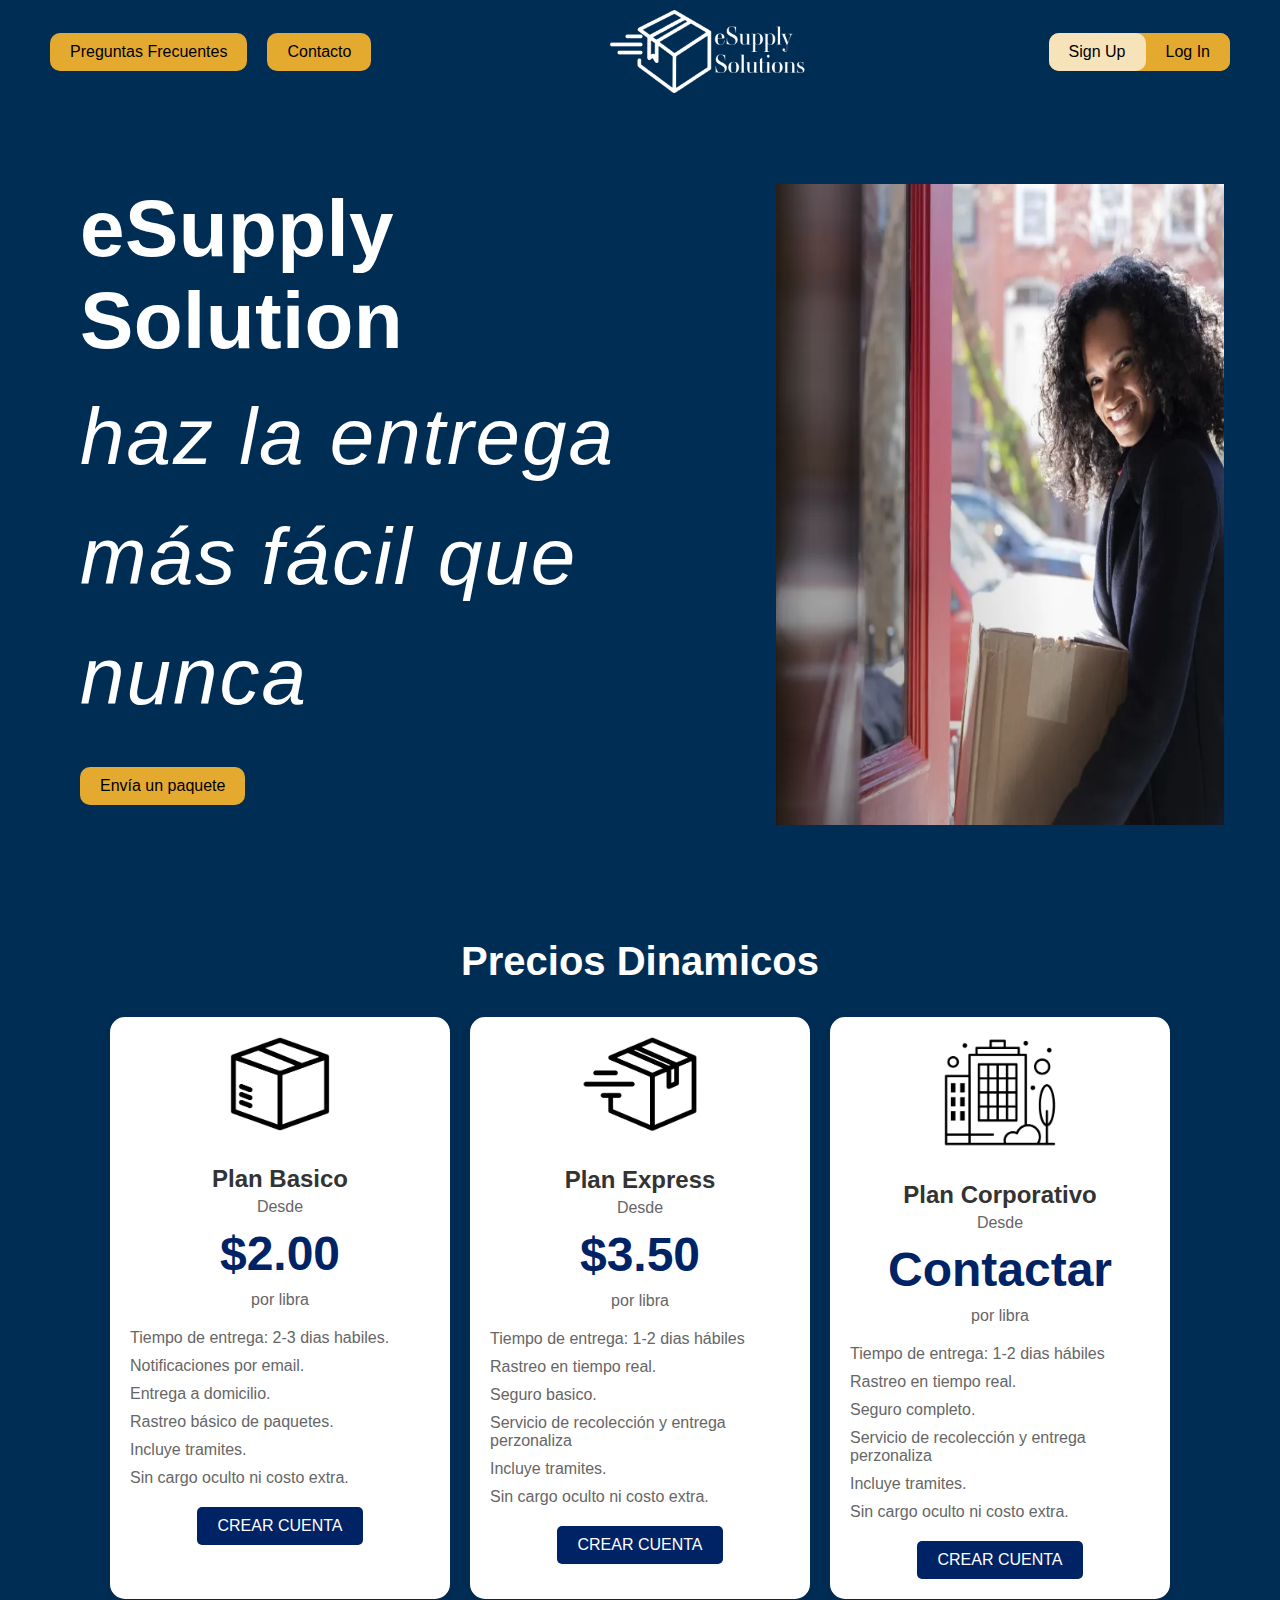
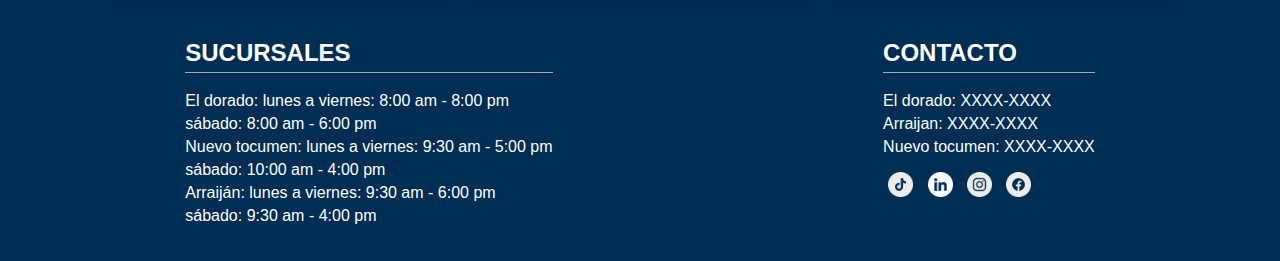
<file: src/main/webapp/Index.html>
<!DOCTYPE html>
<html lang="es">
<head>
    <meta charset="UTF-8"/>
    <meta name="viewport" content="width=device-width, initial-scale=1.0"/>
    <title>eSupply Solutions</title>
    <link rel="stylesheet" href="styles.css"/>
</head>
<body>
<header class="header">
    <nav>
        <ul class="nav-links">
            <li><a href="Preguntas_Frecuentes.html" class="nav-link">Preguntas Frecuentes</a></li>
            <li><a href="Integrantes.html" class="nav-link">Contacto</a></li>
        </ul>
    </nav>
    <div class="logo">
        <img src="img/Logo.png"
             alt="eSupply Solutions Logo"
        />
    </div>
    <nav>
        <ul class="np-links">
            <li><a href="Register.html" class="nav-link" id="SignUp">Sign Up</a></li>
            <li><a href="Login.html" class="nav-link" id="LogIn">Log In</a></li>
        </ul>
    </nav>
</header>
<main>
    <div class="eslogan">
        <div class="content">
            <h1 class="supply">eSupply Solution</h1>
            <p class="tagline">haz la entrega más fácil que nunca</p>
            <a href="Login.html" class="Enviar_Paquete">Envía un paquete</a>
        </div>
        <div class="image">
            <img
                    src="img/Mujer sonriendo con un paquete.webp"
                    alt="Mujer sonriendo con un paquete"
            />
        </div>
    </div>

    <h2 class="Cartas_Planes">Precios Dinamicos</h2>
    <div id="card-section">
        <div class="container">
            <div class="card">
                <div class="icon">
                    <img src="img/Plan_Basico.png" alt="Plane Icon">
                </div>
                <h2>Plan Basico</h2>
                <p>Desde</p>
                <h1>$2.00</h1>
                <p>por libra</p>
                <ul>
                    <li>Tiempo de entrega: 2-3 dias habiles.</li>
                    <li>Notificaciones por email.</li>
                    <li>Entrega a domicilio.</li>
                    <li>Rastreo básico de paquetes.</li>
                    <li>Incluye tramites.</li>
                    <li>Sin cargo oculto ni costo extra.</li>
                </ul>
                <a href="Login.html">
                    <button>CREAR CUENTA</button>
                </a>
            </div>
            <div class="card">
                <div class="icon">
                    <img src="img/Plan_Express.png" alt="Plane Icon">
                </div>
                <h2>Plan Express</h2>
                <p>Desde</p>
                <h1>$3.50</h1>
                <p>por libra</p>
                <ul>
                    <li>Tiempo de entrega: 1-2 dias hábiles</li>
                    <li>Rastreo en tiempo real.</li>
                    <li>Seguro basico.</li>
                    <li>Servicio de recolección y entrega perzonaliza</li>
                    <li>Incluye tramites.</li>
                    <li>Sin cargo oculto ni costo extra.</li>
                </ul>
                <a href="Login.html">
                    <button>CREAR CUENTA</button>
                </a>
            </div>
            <div class="card">
                <div class="icon">
                    <img src="img/Plan_Corporativo.png" alt="Plane Icon">
                </div>
                <h2>Plan Corporativo</h2>
                <p>Desde</p>
                <h1>Contactar</h1>
                <p>por libra</p>
                <ul>
                    <li>Tiempo de entrega: 1-2 dias hábiles</li>
                    <li>Rastreo en tiempo real.</li>
                    <li>Seguro completo.</li>
                    <li>Servicio de recolección y entrega perzonaliza</li>
                    <li>Incluye tramites.</li>
                    <li>Sin cargo oculto ni costo extra.</li>
                </ul>
                <a href="Login.html">
                    <button>CREAR CUENTA</button>
                </a>
            </div>
        </div>
    </div>

    </div>
</main>
<footer class="footer-container">
    <div class="footer-section">
        <h2 class="footer-heading">SUCURSALES</h2>
        <ul class="branch-schedule">
            <li class="schedule-item">El dorado: lunes a viernes: 8:00 am - 8:00 pm</li>
            <li class="schedule-item">sábado: 8:00 am - 6:00 pm</li>
            <li class="schedule-item">Nuevo tocumen: lunes a viernes: 9:30 am - 5:00 pm</li>
            <li class="schedule-item">sábado: 10:00 am - 4:00 pm</li>
            <li class="schedule-item">Arraiján: lunes a viernes: 9:30 am - 6:00 pm</li>
            <li class="schedule-item">sábado: 9:30 am - 4:00 pm</li>
        </ul>
    </div>
    <div class="footer-section">
        <h2 class="footer-heading">CONTACTO</h2>
        <ul class="contact-info">
            <li class="contact-item">El dorado: XXXX-XXXX</li>
            <li class="contact-item">Arraijan: XXXX-XXXX</li>
            <li class="contact-item">Nuevo tocumen: XXXX-XXXX</li>
        </ul>
        <div class="social-icons">
            <a href="#" class="social-icon"><img src="img/tik_tok@512px.png" alt="TikTok"></a>
            <a href="#" class="social-icon"><img src="img/linkedin@512px.png" alt="Linkedin"></a>
            <a href="#" class="social-icon"><img src="img/instagram@512px.png" alt="Instagram"></a>
            <a href="#" class="social-icon"><img src="img/facebook@512px.png" alt="Facebook"></a>
        </div>
    </div>
</footer>
</body>
</html>
</file>
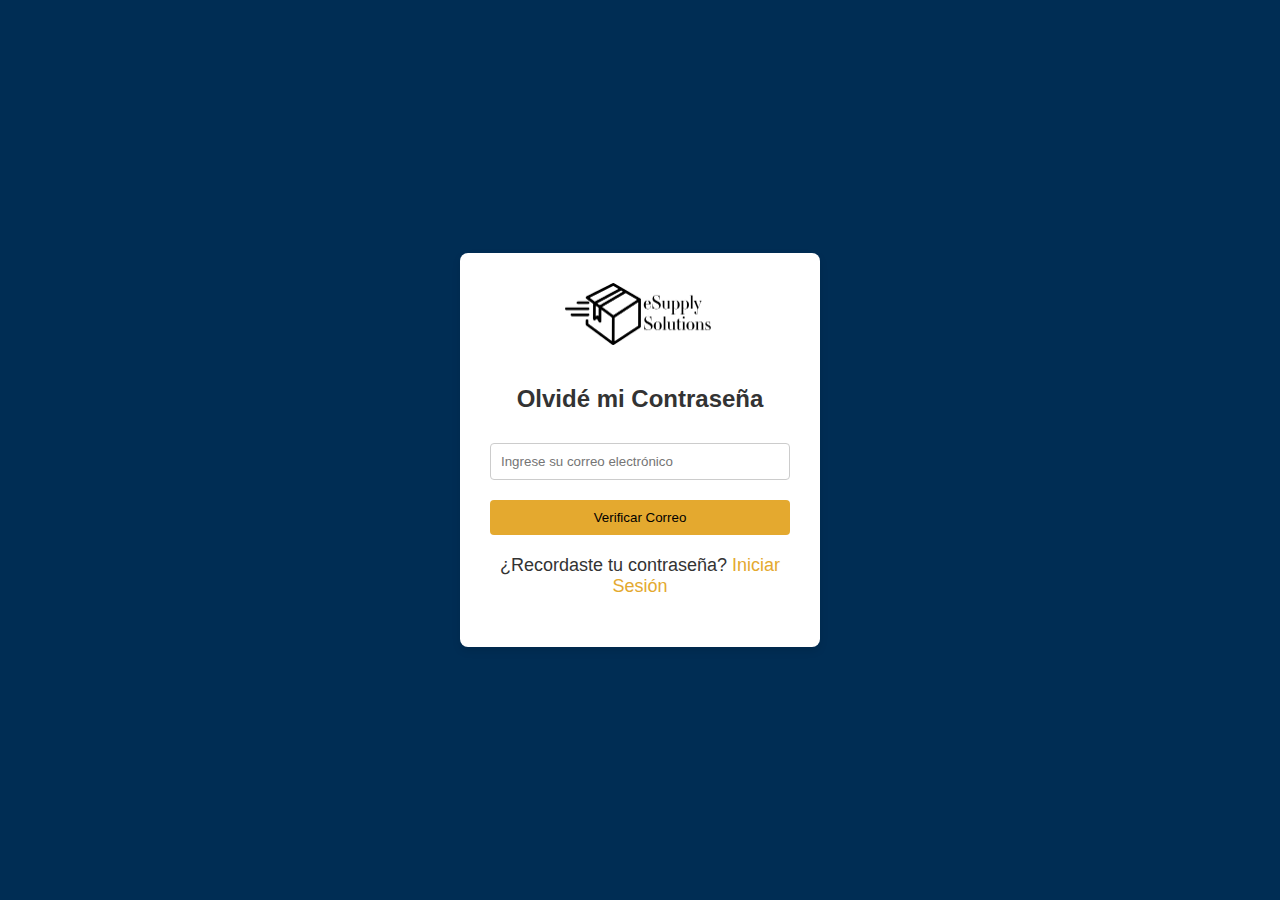
<file: src/main/webapp/forgot_password.html>
<!DOCTYPE html>
<html lang="es">
<head>
    <meta charset="UTF-8">
    <meta name="viewport" content="width=device-width, initial-scale=1.0">
    <title>Olvidé mi Contraseña</title>
    <link rel="stylesheet" href="forgot_password.css">
</head>
<body>
<div class="container">
    <div class="logo-container">
        <a href="Index.html">
            <img src="img/Logo2.png" alt="Supply Solutions">
        </a>
    </div>
    <div class="login-box">
        <h1>Olvidé mi Contraseña</h1>
        <form action="forgot_password.jsp" method="post">
            <input type="email" name="email" placeholder="Ingrese su correo electrónico" class="input-field" required>
            <input type="submit" value="Verificar Correo" class="sign-in-btn">
        </form>
        <p class="register-link">¿Recordaste tu contraseña? <a href="Login.html">Iniciar Sesión</a></p>
    </div>
</div>
</body>
</html>
</file>
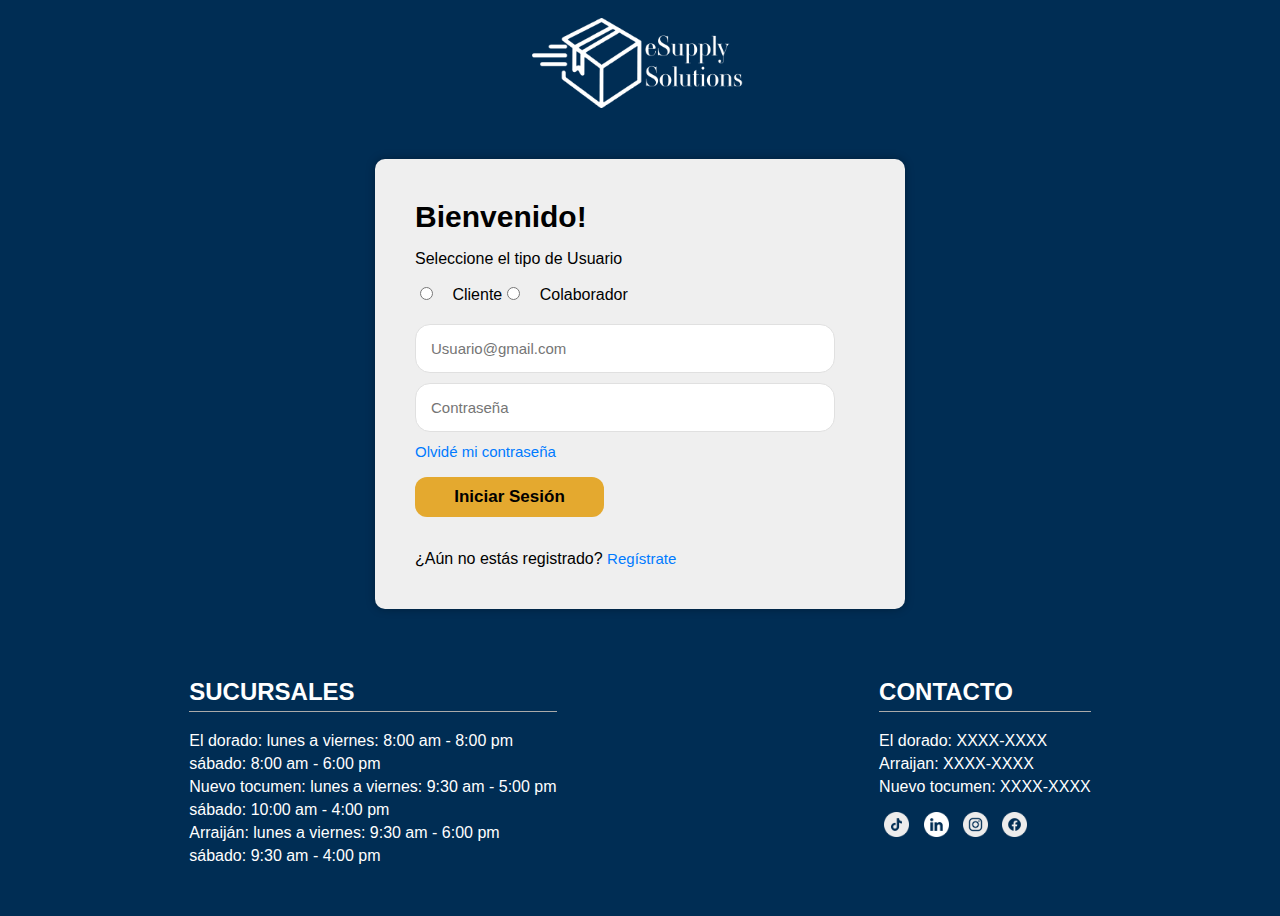
<file: src/main/webapp/Login.html>
<!DOCTYPE html>
<html lang="en">
<head>
    <meta charset="UTF-8">
    <meta name="viewport" content="width=device-width, initial-scale=1.0">
    <title>Supply Solutions Login</title>
    <link rel="stylesheet" href="Login.css">
</head>
<body>
<header>
    <div class="logo">
        <a href="Index.html">
            <img src="img/Logo.png" alt="Supply Solutions">
        </a>
    </div>
</header>

<main>
    <div class="container">
        <form class="login-form" action="Login.jsp" method="post">
            <h2 class="bienvenido">Bienvenido!</h2>
            <p>Seleccione el tipo de Usuario</p>
            <div class="user-type">
                <div class="Cliente">
                    <input type="radio" id="cliente" name="user-type" value="cliente" required>
                    <label for="cliente">Cliente</label>
                </div>
                <div class="colaborador">
                    <input type="radio" id="colaborador" name="user-type" value="colaborador" required>
                    <label for="colaborador">Colaborador</label>
                </div>
            </div>
            <input type="email" name="email" placeholder="Usuario@gmail.com" class="input-field" required>
            <input type="password" name="password" placeholder="Contraseña" class="input-field" required>
            <p class="forgot-password"><a href="forgot_password.html">Olvidé mi contraseña</a></p>
            <input type="submit" value="Iniciar Sesión" class="sign-in-btn">
            <p class="register-link">¿Aún no estás registrado? <a href="Register.html">Regístrate</a></p>
        </form>
    </div>
</main>

<footer class="footer-container">
    <div class="footer-section">
        <h2 class="footer-heading">SUCURSALES</h2>
        <ul class="branch-schedule">
            <li class="schedule-item">El dorado: lunes a viernes: 8:00 am - 8:00 pm</li>
            <li class="schedule-item">sábado: 8:00 am - 6:00 pm</li>
            <li class="schedule-item">Nuevo tocumen: lunes a viernes: 9:30 am - 5:00 pm</li>
            <li class="schedule-item">sábado: 10:00 am - 4:00 pm</li>
            <li class="schedule-item">Arraiján: lunes a viernes: 9:30 am - 6:00 pm</li>
            <li class="schedule-item">sábado: 9:30 am - 4:00 pm</li>
        </ul>
    </div>
    <div class="footer-section">
        <h2 class="footer-heading">CONTACTO</h2>
        <ul class="contact-info">
            <li class="contact-item">El dorado: XXXX-XXXX</li>
            <li class="contact-item">Arraijan: XXXX-XXXX</li>
            <li class="contact-item">Nuevo tocumen: XXXX-XXXX</li>
        </ul>
        <div class="social-icons">
            <a href="#" class="social-icon"><img src="img/tik_tok@512px.png" alt="TikTok"></a>
            <a href="#" class="social-icon"><img src="img/linkedin@512px.png" alt="Linkedin"></a>
            <a href="#" class="social-icon"><img src="img/instagram@512px.png" alt="Instagram"></a>
            <a href="#" class="social-icon"><img src="img/facebook@512px.png" alt="Facebook"></a>
        </div>
    </div>
</footer>
</body>
</html>
</file>
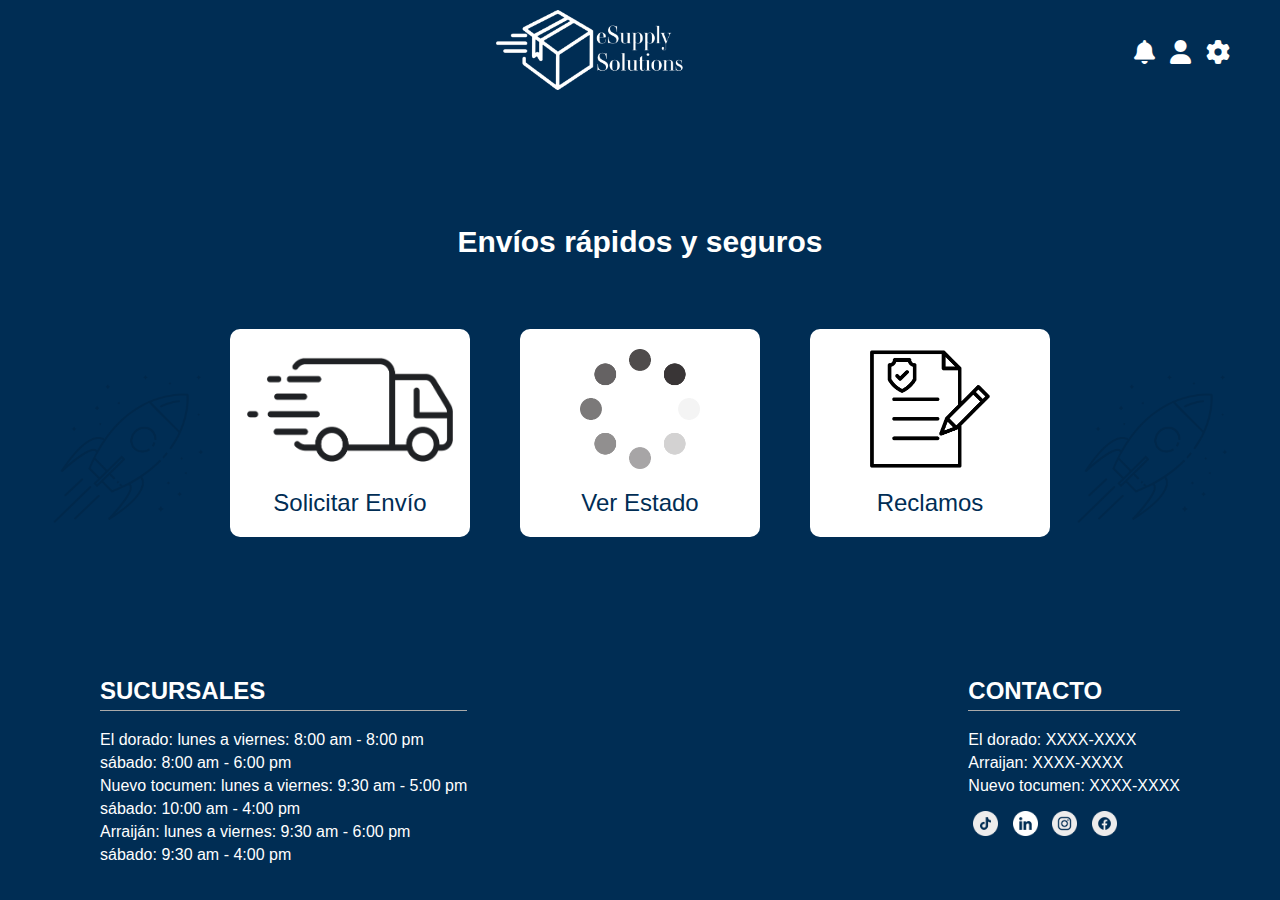
<file: src/main/webapp/Pantalla_Cliente.html>
<!DOCTYPE html>
<html lang="es">
<head>
    <meta charset="UTF-8">
    <meta name="viewport" content="width=device-width, initial-scale=1.0">
    <title>Envíos Panamá</title>
    <link href="https://fonts.googleapis.com/css2?family=K2D:wght@400;700&display=swap" rel="stylesheet">
    <link rel="stylesheet" href="https://cdnjs.cloudflare.com/ajax/libs/font-awesome/6.0.0-beta3/css/all.min.css">
    <style>
        body {
            margin: 0;
            font-family: Arial, sans-serif;
            background-color: #002d54;
            color: white;
            display: flex;
            flex-direction: column;
            height: 100vh;
        }

        header {
            display: flex;
            justify-content: center;
            align-items: center;
            padding: 10px 50px;
            background-color: #002d54;
        }

        .logo {
            flex-grow: 1;
            text-align: center;
        }

        .logo img {
            height: 80px;
        }

        .iconos {
            display: flex;
            gap: 15px;
            align-items: center;
        }

        .iconos i {
            color: white;
            font-size: 24px;
            cursor: pointer;
        }

        .iconos i:hover {
            color: #e4a92f;
        }

        main {
            flex: 1;
            display: flex;
            flex-direction: column;
            justify-content: center;
            align-items: center;
            text-align: center;
            padding: 50px 20px;
        }

        main h1 {
            font-size: 30px;
            margin-bottom: 20px;
        }

        .buttons {
            display: flex;
            justify-content: center;
            gap: 50px;
            margin-top: 50px;
        }

        .button {
            display: flex;
            flex-direction: column;
            align-items: center;
            text-decoration: none;
            background-color: white;
            color: #002d54;
            padding: 20px;
            border-radius: 10px;
            width: 200px;
            transition: background-color 0.3s;
            font-size: 18px;
        }

        .button-text {
            font-size: 24px;
        }


        .button:hover {
            background-color: #e4a92f;
        }

        .button img {
            height: 120px;
            margin-bottom: 20px;
        }

        .footer-container {
            background-color: #002d54;
            color: white;
            padding: 20px 50px;
            display: flex;
            justify-content: space-between;
        }

        .footer-section {
            margin: 0 50px;
        }

        .footer-heading {
            border-bottom: 1px solid #aaa;
            padding-bottom: 5px;
        }

        .branch-schedule,
        .contact-info {
            list-style-type: none;
            padding: 0;
        }

        .schedule-item,
        .contact-item {
            margin-bottom: 5px;
        }

        .social-icon {
            text-align: left;
            margin: 0 5px;
        }

        .social-icon img {
            width: 25px;
            height: 25px;
        }

        .background-elements {
            position: absolute;
            width: 100%;
            height: 100%;
            top: 0;
            left: 0;
            z-index: -1;
            display: flex;
            justify-content: space-around;
            align-items: center;
            flex-wrap: wrap;
            opacity: 0.1;
        }

        .background-elements img {
            width: 150px;
        }
    </style>
</head>
<body>
<div class="background-elements">
    <img src="img/rocket.png" alt="Rocket">
    <img src="img/rocket.png" alt="Rocket">
    <img src="img/rocket.png" alt="Rocket">
    <img src="img/rocket.png" alt="Rocket">
    <img src="img/rocket.png" alt="Rocket">
</div>
<header>
    <div class="logo">
        <img src="img/Logo.png" alt="Envíos Panamá">
    </div>
    <div class="iconos">
        <i class="fas fa-bell"></i>
        <i class="fas fa-user"></i>
        <i class="fas fa-cog"></i>
    </div>
</header>
<main>
    <h1>Envíos rápidos y seguros</h1>
    <div class="buttons">
        <a href="Solicitud_envio.html" class="button">
            <img src="img/shipment.png" alt="Solicitar Envío">
            <span class="button-text">Solicitar Envío</span>
        </a>
        <a href="#" class="button">
            <img src="img/state.png" alt="Ver Estado">
            <span class="button-text">Ver Estado</span>
        </a>
        <a href="#" class="button">
            <img src="img/claim.png" alt="Reclamos">
            <span class="button-text">Reclamos</span>
        </a>
    </div>
</main>
<footer class="footer-container">
    <div class="footer-section">
        <h2 class="footer-heading">SUCURSALES</h2>
        <ul class="branch-schedule">
            <li class="schedule-item">El dorado: lunes a viernes: 8:00 am - 8:00 pm</li>
            <li class="schedule-item">sábado: 8:00 am - 6:00 pm</li>
            <li class="schedule-item">Nuevo tocumen: lunes a viernes: 9:30 am - 5:00 pm</li>
            <li class="schedule-item">sábado: 10:00 am - 4:00 pm</li>
            <li class="schedule-item">Arraiján: lunes a viernes: 9:30 am - 6:00 pm</li>
            <li class="schedule-item">sábado: 9:30 am - 4:00 pm</li>
        </ul>
    </div>
    <div class="footer-section">
        <h2 class="footer-heading">CONTACTO</h2>
        <ul class="contact-info">
            <li class="contact-item">El dorado: XXXX-XXXX</li>
            <li class="contact-item">Arraijan: XXXX-XXXX</li>
            <li class="contact-item">Nuevo tocumen: XXXX-XXXX</li>
        </ul>
        <div class="social-icons">
            <a href="#" class="social-icon"><img src="img/tik_tok@512px.png" alt="TikTok"></a>
            <a href="#" class="social-icon"><img src="img/linkedin@512px.png" alt="Linkedin"></a>
            <a href="#" class="social-icon"><img src="img/instagram@512px.png" alt="Instagram"></a>
            <a href="#" class="social-icon"><img src="img/facebook@512px.png" alt="Facebook"></a>
        </div>
    </div>
</footer>
</body>
</html>
</file>
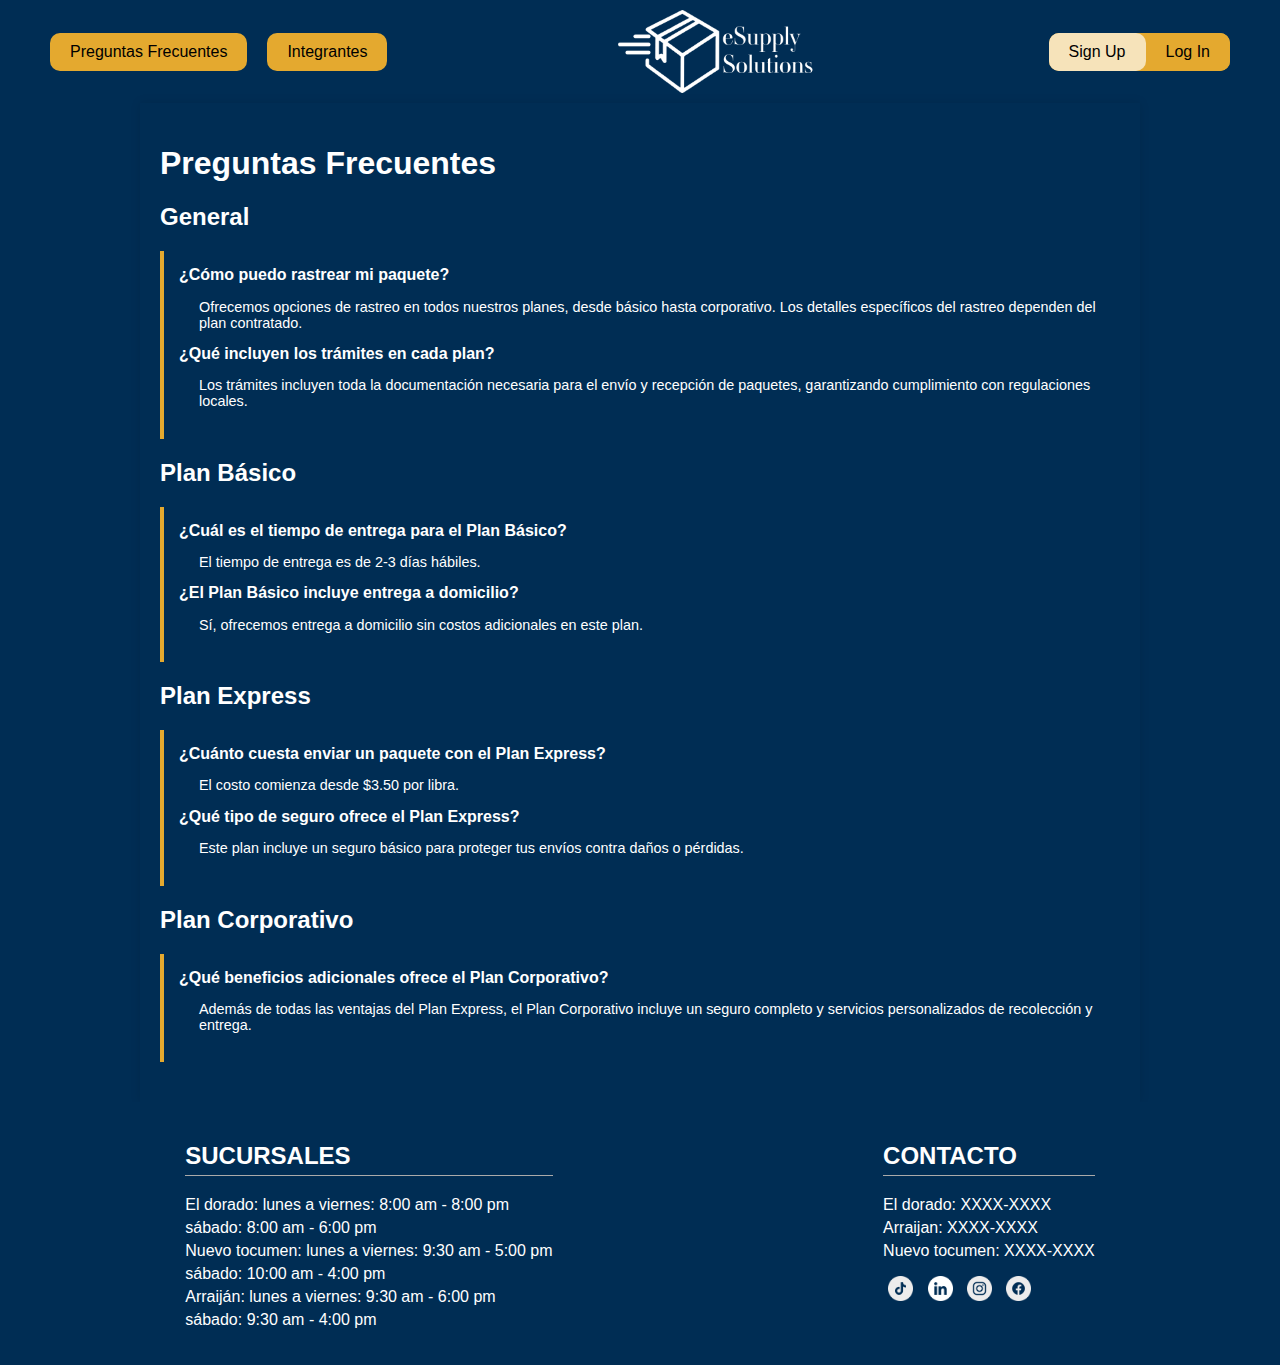
<file: src/main/webapp/Preguntas_Frecuentes.html>
<!DOCTYPE html>
<html lang="es">
<head>
    <meta charset="UTF-8"/>
    <meta name="viewport" content="width=device-width, initial-scale=1.0"/>
    <title>Preguntas Frecuentes</title>
    <link rel="stylesheet" href="styles.css"/>
</head>
<header class="header">
    <nav>
        <ul class="nav-links">
            <li>
                <a href="Preguntas_Frecuentes.html" class="nav-link"
                >Preguntas Frecuentes</a
                >
            </li>
            <li>
                <a href="Integrantes.html" class="nav-link">Integrantes</a>
            </li>
        </ul>
    </nav>
    <div class="logo">
        <a href="Index.html">
            <img src="img/Logo.png" alt="eSupply Solutions Logo"/>
        </a>
    </div>
    <nav>
        <ul class="np-links">
            <li><a href="#signup" class="nav-link" id="SignUp">Sign Up</a></li>
            <li><a href="#login" class="nav-link" id="LogIn">Log In</a></li>
        </ul>
    </nav>
</header>
<body>
<div class="faq-container">
    <h1 class="Preguntas_Fre">Preguntas Frecuentes</h1>
    <h2 class="txt_General">General</h2>
    <ul class="faq">
        <li>¿Cómo puedo rastrear mi paquete?</li>
        <p>
            Ofrecemos opciones de rastreo en todos nuestros planes, desde básico
            hasta corporativo. Los detalles específicos del rastreo dependen del
            plan contratado.
        </p>

        <li>¿Qué incluyen los trámites en cada plan?</li>
        <p>
            Los trámites incluyen toda la documentación necesaria para el envío y
            recepción de paquetes, garantizando cumplimiento con regulaciones
            locales.
        </p>
    </ul>

    <h2 class="txt_General">Plan Básico</h2>
    <ul class="faq">
        <li>¿Cuál es el tiempo de entrega para el Plan Básico?</li>
        <p>El tiempo de entrega es de 2-3 días hábiles.</p>

        <li>¿El Plan Básico incluye entrega a domicilio?</li>
        <p>
            Sí, ofrecemos entrega a domicilio sin costos adicionales en este plan.
        </p>
    </ul>

    <h2 class="txt_General">Plan Express</h2>
    <ul class="faq">
        <li>¿Cuánto cuesta enviar un paquete con el Plan Express?</li>
        <p>El costo comienza desde $3.50 por libra.</p>

        <li>¿Qué tipo de seguro ofrece el Plan Express?</li>
        <p>
            Este plan incluye un seguro básico para proteger tus envíos contra
            daños o pérdidas.
        </p>
    </ul>

    <h2 class="txt_General">Plan Corporativo</h2>
    <ul class="faq">
        <li>¿Qué beneficios adicionales ofrece el Plan Corporativo?</li>
        <p>
            Además de todas las ventajas del Plan Express, el Plan Corporativo
            incluye un seguro completo y servicios personalizados de recolección y
            entrega.
        </p>
    </ul>
</div>
<footer class="footer-container">
    <div class="footer-section">
        <h2 class="footer-heading">SUCURSALES</h2>
        <ul class="branch-schedule">
            <li class="schedule-item">
                El dorado: lunes a viernes: 8:00 am - 8:00 pm
            </li>
            <li class="schedule-item">sábado: 8:00 am - 6:00 pm</li>
            <li class="schedule-item">
                Nuevo tocumen: lunes a viernes: 9:30 am - 5:00 pm
            </li>
            <li class="schedule-item">sábado: 10:00 am - 4:00 pm</li>
            <li class="schedule-item">
                Arraiján: lunes a viernes: 9:30 am - 6:00 pm
            </li>
            <li class="schedule-item">sábado: 9:30 am - 4:00 pm</li>
        </ul>
    </div>
    <div class="footer-section">
        <h2 class="footer-heading">CONTACTO</h2>
        <ul class="contact-info">
            <li class="contact-item">El dorado: XXXX-XXXX</li>
            <li class="contact-item">Arraijan: XXXX-XXXX</li>
            <li class="contact-item">Nuevo tocumen: XXXX-XXXX</li>
        </ul>
        <div class="social-icons">
            <a href="#" class="social-icon"
            ><img src="img/tik_tok@512px.png" alt="TikTok"
            /></a>
            <a href="#" class="social-icon"
            ><img src="img/linkedin@512px.png" alt="Linkedin"
            /></a>
            <a href="#" class="social-icon"
            ><img src="img/instagram@512px.png" alt="Instagram"
            /></a>
            <a href="#" class="social-icon"
            ><img src="img/facebook@512px.png" alt="Facebook"
            /></a>
        </div>
    </div>
</footer>
</body>
</html>
</file>
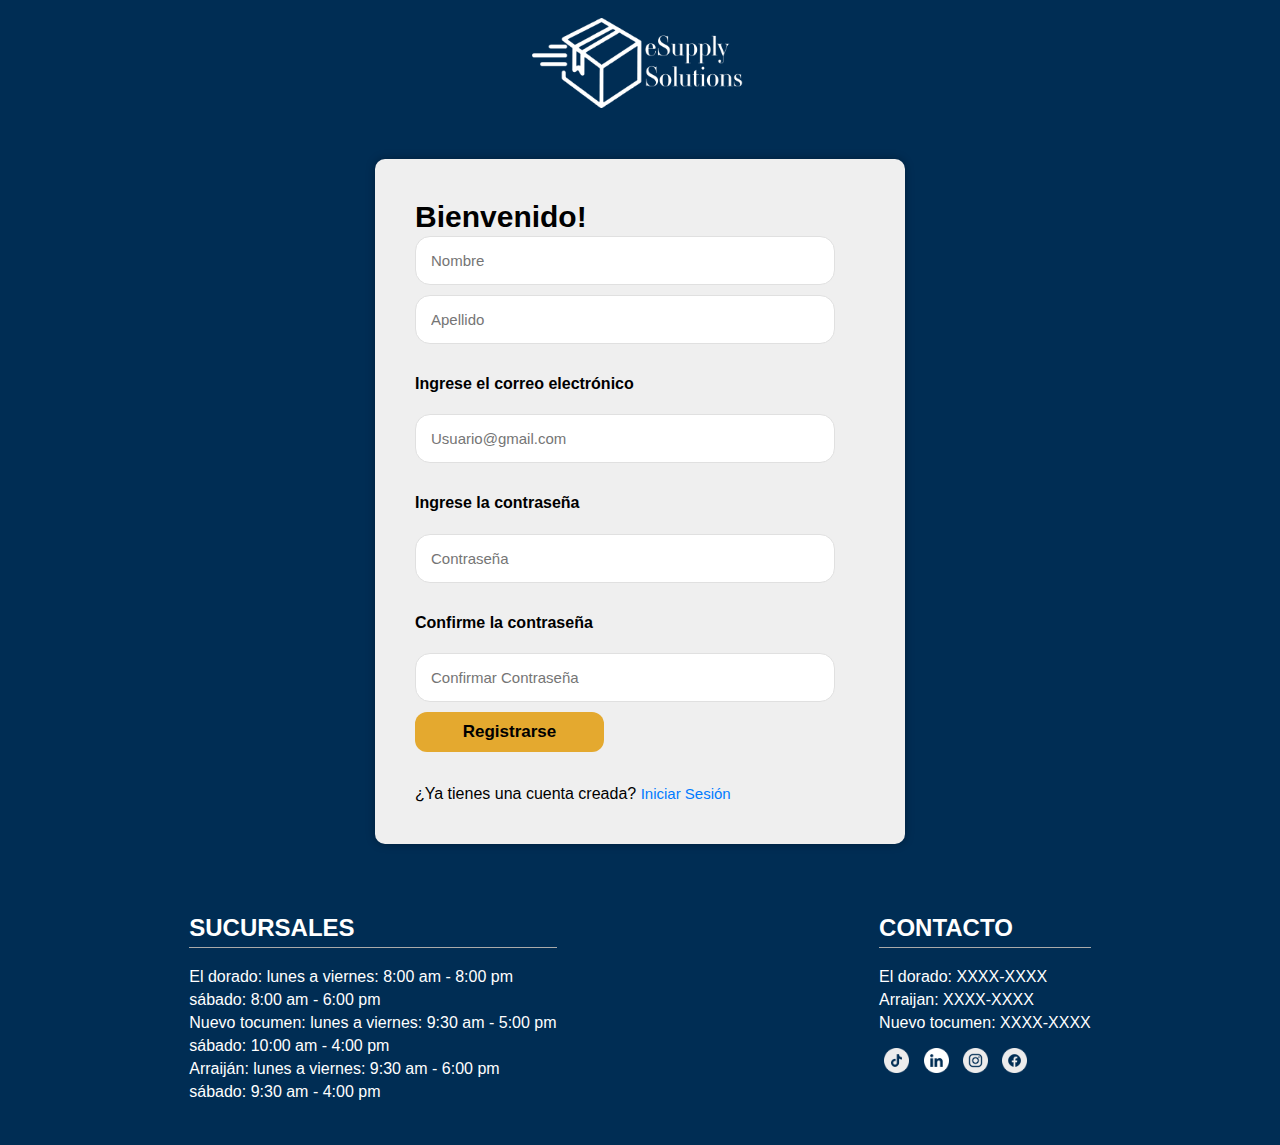
<file: src/main/webapp/Register.html>
<!DOCTYPE html>
<html lang="en">
<head>
    <meta charset="UTF-8">
    <meta name="Registro" content="width=device-width, initial-scale=1.0">
    <title>Supply Solutions Register</title>
    <link rel="stylesheet" href="Register.css">
</head>
<body>
<header>
    <div class="logo">
        <a href="Index.html">
            <img src="img/Logo.png" alt="Supply Solutions">
        </a>
    </div>
</header>
<div class="container">
    <form class="login-form" action="register.jsp" method="post">
        <h2 class="bienvenido">Bienvenido!</h2>
        <input type="text" name="nombre" placeholder="Nombre" class="input-field" required>
        <input type="text" name="apellido" placeholder="Apellido" class="input-field" required>
        <h4>Ingrese el correo electrónico</h4>
        <input type="email" name="correo" placeholder="Usuario@gmail.com" class="input-field" required>
        <h4>Ingrese la contraseña</h4>
        <input type="password" name="contrasena" placeholder="Contraseña" class="input-field" required>
        <h4>Confirme la contraseña</h4>
        <input type="password" name="confirmarContrasena" placeholder="Confirmar Contraseña" class="input-field"
               required>
        <input type="submit" value="Registrarse" class="sign-in-btn">
        <p class="register-link">¿Ya tienes una cuenta creada? <a href="Login.html">Iniciar Sesión</a></p>
    </form>
</div>
<footer class="footer-container">
    <div class="footer-section">
        <h2 class="footer-heading">SUCURSALES</h2>
        <ul class="branch-schedule">
            <li class="schedule-item">El dorado: lunes a viernes: 8:00 am - 8:00 pm</li>
            <li class="schedule-item">sábado: 8:00 am - 6:00 pm</li>
            <li class="schedule-item">Nuevo tocumen: lunes a viernes: 9:30 am - 5:00 pm</li>
            <li class="schedule-item">sábado: 10:00 am - 4:00 pm</li>
            <li class="schedule-item">Arraiján: lunes a viernes: 9:30 am - 6:00 pm</li>
            <li class="schedule-item">sábado: 9:30 am - 4:00 pm</li>
        </ul>
    </div>
    <div class="footer-section">
        <h2 class="footer-heading">CONTACTO</h2>
        <ul class="contact-info">
            <li class="contact-item">El dorado: XXXX-XXXX</li>
            <li class="contact-item">Arraijan: XXXX-XXXX</li>
            <li class="contact-item">Nuevo tocumen: XXXX-XXXX</li>
        </ul>
        <div class="social-icons">
            <a href="#" class="social-icon"><img src="img/tik_tok@512px.png" alt="TikTok"></a>
            <a href="#" class="social-icon"><img src="img/linkedin@512px.png" alt="Linkedin"></a>
            <a href="#" class="social-icon"><img src="img/instagram@512px.png" alt="Instagram"></a>
            <a href="#" class="social-icon"><img src="img/facebook@512px.png" alt="Facebook"></a>
        </div>
    </div>
</footer>
</body>
</html>
</file>
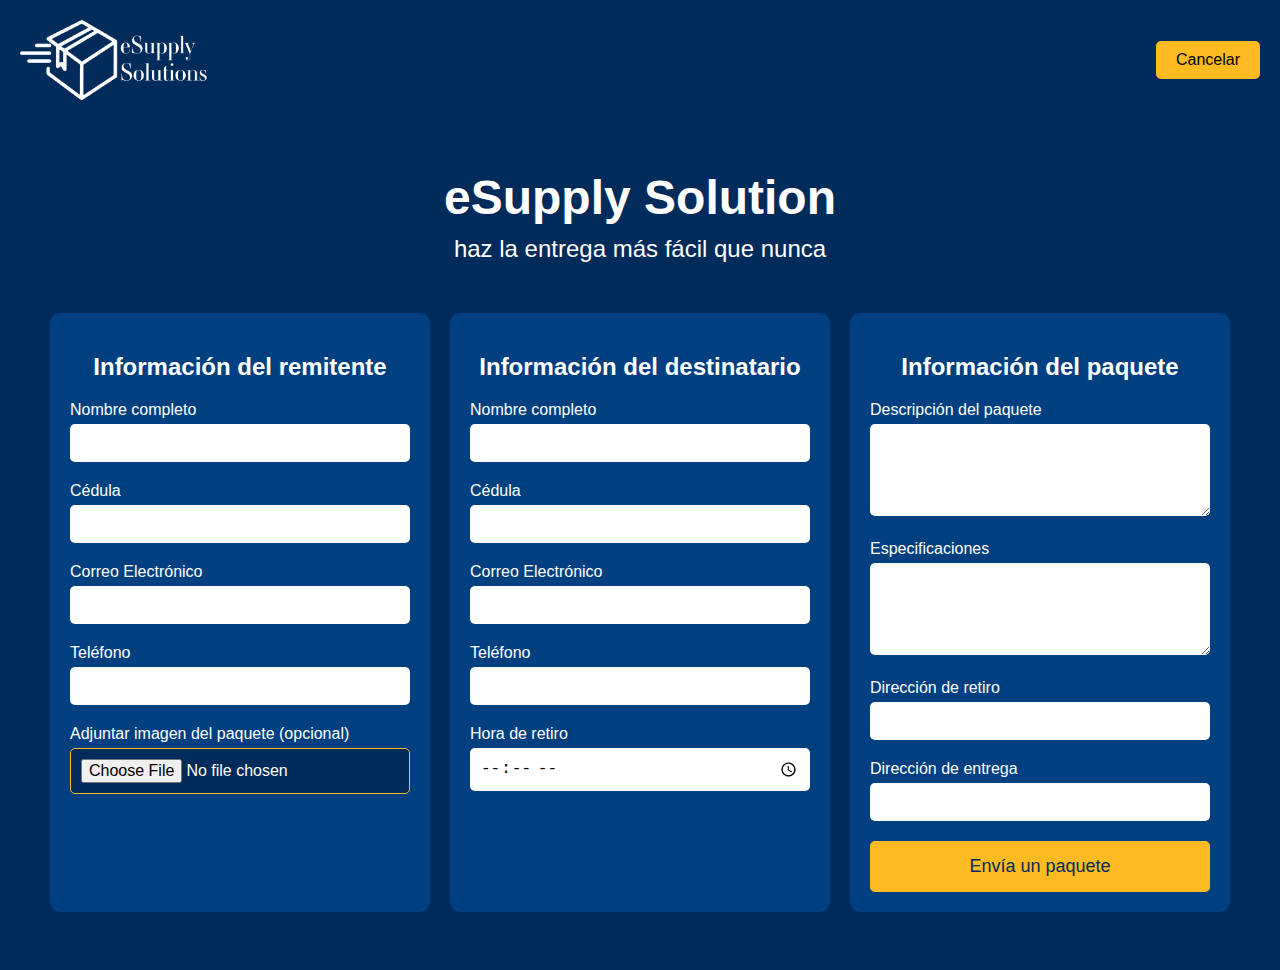
<file: src/main/webapp/Solicitud_envio.html>
<!DOCTYPE html>
<html lang="es">
<head>
    <meta charset="UTF-8">
    <meta name="viewport" content="width=device-width, initial-scale=1.0">
    <title>eSupply Solution</title>
    <style>
        body {
            font-family: Arial, sans-serif;
            margin: 0;
            padding: 0;
            background-color: #002B5B;
            color: white;
        }

        .header {
            display: flex;
            justify-content: space-between;
            align-items: center;
            padding: 20px;
            background-color: #002B5B;
        }

        .header img {
            height: 80px;
        }

        .header .buttons {
            display: flex;
            gap: 10px;
        }

        .header .buttons button {
            background-color: #FDBA21;
            border: none;
            padding: 10px 20px;
            font-size: 16px;
            cursor: pointer;
            border-radius: 5px;
        }

        .main {
            padding: 50px;
            max-width: 1200px;
            margin: 0 auto;
        }

        .main .text {
            text-align: center;
            margin-bottom: 50px;
        }

        .main .text h1 {
            font-size: 48px;
            margin: 0;
        }

        .main .text p {
            font-size: 24px;
            margin: 10px 0 20px;
        }

        .form-container {
            display: flex;
            justify-content: space-between;
            gap: 20px;
        }

        .form-section {
            background-color: #004080;
            padding: 20px;
            border-radius: 10px;
            flex: 1;
            color: white;
        }

        .form-section h2 {
            text-align: center;
            margin-bottom: 20px;
        }

        .form-group {
            margin-bottom: 20px;
        }

        .form-group label {
            display: block;
            margin-bottom: 5px;
        }

        .form-group input,
        .form-group textarea {
            width: 100%;
            padding: 10px;
            border: none;
            border-radius: 5px;
            font-size: 16px;
            box-sizing: border-box;
        }

        .form-group input[type="file"] {
            background-color: #002B5B;
            color: white;
            border: 1px solid #FDBA21;
        }

        .form-section button {
            display: block;
            width: 100%;
            background-color: #FDBA21;
            border: none;
            padding: 15px;
            font-size: 18px;
            cursor: pointer;
            border-radius: 5px;
            color: #002B5B;
            margin-top: 20px;
        }
    </style>
</head>
<body>
<div class="header">
    <img src="img/Logo.png" alt="eSupply Solutions">
    <div class="buttons">
        <button onclick="window.location.href='Pantalla_Cliente.html'">Cancelar</button>
    </div>
</div>
<div class="main">
    <div class="text">
        <h1>eSupply Solution</h1>
        <p>haz la entrega más fácil que nunca</p>
    </div>
    <form action="Solicitud_envio.jsp" method="post">
        <div class="form-container">
            <div class="form-section">
                <h2>Información del remitente</h2>
                <div class="form-group">
                    <label for="remitente-nombre">Nombre completo</label>
                    <input type="text" id="remitente-nombre" name="remitente-nombre" required>
                </div>
                <div class="form-group">
                    <label for="remitente-cedula">Cédula</label>
                    <input type="text" id="remitente-cedula" name="remitente-cedula" required>
                </div>
                <div class="form-group">
                    <label for="remitente-email">Correo Electrónico</label>
                    <input type="email" id="remitente-email" name="remitente-email" required>
                </div>
                <div class="form-group">
                    <label for="remitente-telefono">Teléfono</label>
                    <input type="tel" id="remitente-telefono" name="remitente-telefono" required>
                </div>
                <div class="form-group">
                    <label for="remitente-imagen">Adjuntar imagen del paquete (opcional)</label>
                    <input type="file" id="remitente-imagen" name="remitente-imagen">
                </div>
            </div>
            <div class="form-section">
                <h2>Información del destinatario</h2>
                <div class="form-group">
                    <label for="destinatario-nombre">Nombre completo</label>
                    <input type="text" id="destinatario-nombre" name="destinatario-nombre" required>
                </div>
                <div class="form-group">
                    <label for="destinatario-cedula">Cédula</label>
                    <input type="text" id="destinatario-cedula" name="destinatario-cedula" required>
                </div>
                <div class="form-group">
                    <label for="destinatario-email">Correo Electrónico</label>
                    <input type="email" id="destinatario-email" name="destinatario-email" required>
                </div>
                <div class="form-group">
                    <label for="destinatario-telefono">Teléfono</label>
                    <input type="tel" id="destinatario-telefono" name="destinatario-telefono" required>
                </div>
                <div class="form-group">
                    <label for="destinatario-hora-retiro">Hora de retiro</label>
                    <input type="time" id="destinatario-hora-retiro" name="destinatario-hora-retiro" required>
                </div>
            </div>
            <div class="form-section">
                <h2>Información del paquete</h2>
                <div class="form-group">
                    <label for="paquete-descripcion">Descripción del paquete</label>
                    <textarea id="paquete-descripcion" name="paquete-descripcion" rows="4" required></textarea>
                </div>
                <div class="form-group">
                    <label for="paquete-especificaciones">Especificaciones</label>
                    <textarea id="paquete-especificaciones" name="paquete-especificaciones" rows="4"
                              required></textarea>
                </div>
                <div class="form-group">
                    <label for="paquete-direccion-retiro">Dirección de retiro</label>
                    <input type="text" id="paquete-direccion-retiro" name="paquete-direccion-retiro" required>
                </div>
                <div class="form-group">
                    <label for="paquete-direccion-entrega">Dirección de entrega</label>
                    <input type="text" id="paquete-direccion-entrega" name="paquete-direccion-entrega" required>
                </div>
                <button type="submit">Envía un paquete</button>
            </div>
        </div>
    </form>
</div>
</body>
</html>
</file>
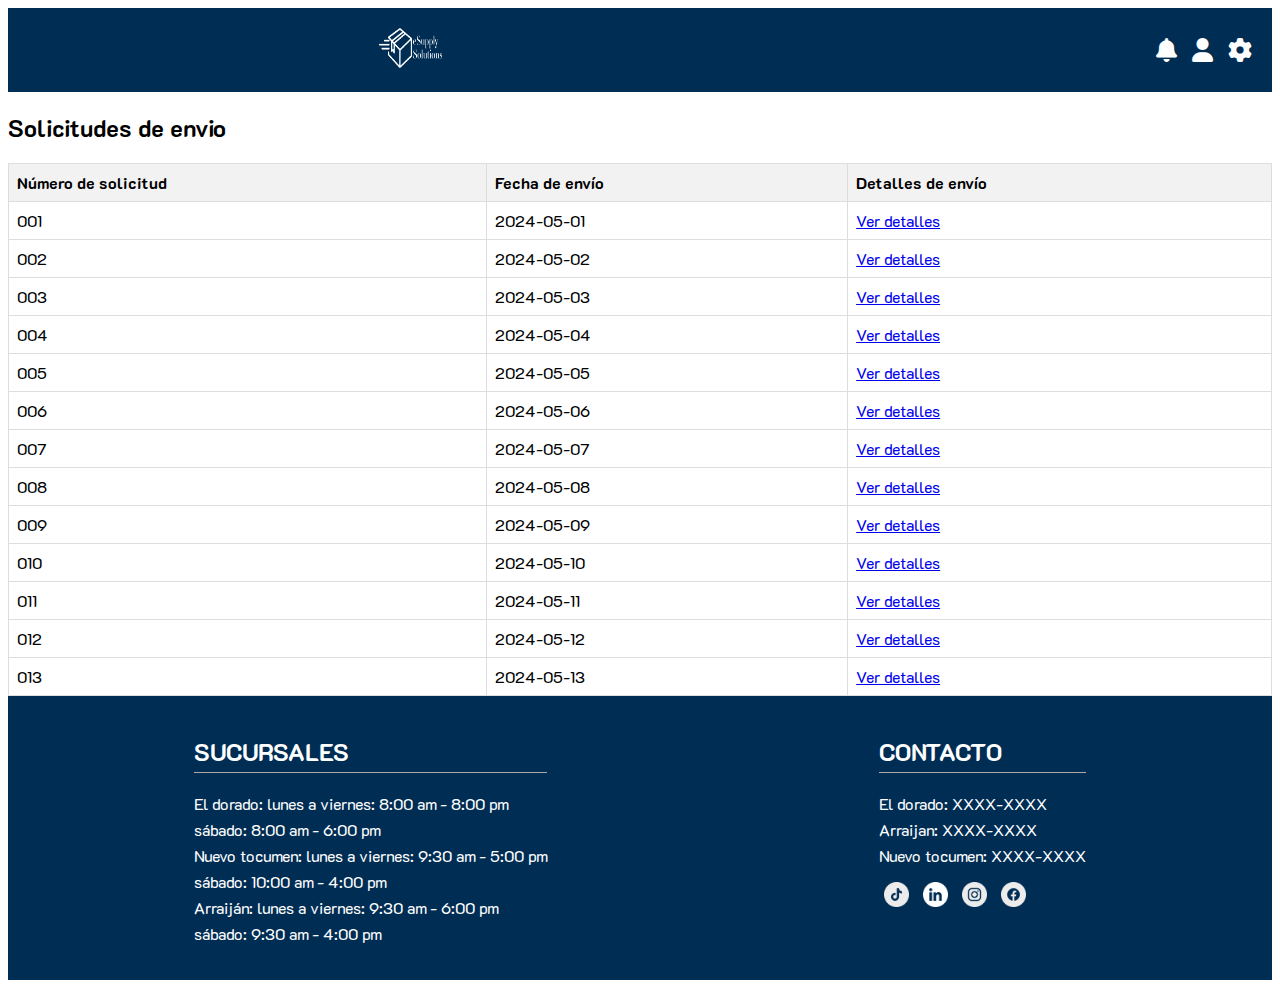
<file: src/main/webapp/solicitud_recepcionista.html>
<!DOCTYPE html>
<html lang="en">
<head>
    <meta charset="UTF-8">
    <meta name="viewport" content="width=device-width, initial-scale=1.0">
    <link href="https://fonts.googleapis.com/css2?family=K2D:wght@400;700&display=swap" rel="stylesheet">
    <link rel="stylesheet" href="https://cdnjs.cloudflare.com/ajax/libs/font-awesome/6.0.0-beta3/css/all.min.css">
    <title>Inicio Recepcionista</title>
    <style>
        table {
            width: 100%;
            border-collapse: collapse;
            margin-top: 20px;
        }

        th, td {
            border: 1px solid #ddd;
            padding: 8px;
            text-align: left;
        }

        th {
            background-color: #f2f2f2;
        }

        tr:hover {
            background-color: #f1f1f1;
        }

        body {
            font-family: 'K2D', sans-serif;
        }

        .opciones {
            background-color: #E4A92F;
            padding: 10px;
            color: white;
            height: 25px;
            border-radius: 25px;
            text-align: center;
            cursor: pointer;
            width: 150px;
            display: flex;
            align-items: center;
            justify-content: center;
        }

        .opciones:hover {
            background-color: #9fc4e6;
            color: rgb(255, 255, 255);
        }

        #encabezado {
            background-color: #002D54;
            color: white;
            padding: 20px;
            display: flex;
            align-items: center;
            gap: 10px;
            position: relative;
            justify-content: flex-start;
        }

        #logo {
            display: block;
            margin-left: auto;
            margin-right: auto;
        }

        .iconos {
            margin-left: auto;
            display: flex;
            gap: 15px;
        }

        .iconos i {
            color: white;
            font-size: 24px;
            cursor: pointer;
        }

        .iconos i:hover {
            color: #E4A92F;
        }

        .footer-container {
            background-color: #002d54;
            color: white;
            padding: 20px 20px;
            display: flex;
            justify-content: space-around;
        }

        .footer-section {
            margin: 0 50px;
        }

        .footer-heading {
            border-bottom: 1px solid #aaa;
            padding-bottom: 5px;
        }

        .branch-schedule,
        .contact-info {
            list-style-type: none;
            padding: 0;
        }

        .schedule-item,
        .contact-item {
            margin-bottom: 5px;
        }

        .social-icon {
            text-align: left;
            margin: 0 5px;
        }

        .social-icon img {
            width: 25px;
            height: 25px;
        }
    </style>
</head>
<body>
<section id="encabezado">
    <div id="logo">
        <img src="img/Logo.png" width="65" height="40">
    </div>
    <div class="iconos">
        <i class="fas fa-bell"></i>
        <i class="fas fa-user"></i>
        <i class="fas fa-cog"></i>
    </div>
</section>

<section>
    <div>
        <h2>Solicitudes de envio</h2>
    </div>
    <table>
        <thead>
        <tr>
            <th>Número de solicitud</th>
            <th>Fecha de envío</th>
            <th>Detalles de envío</th>
        </tr>
        </thead>
        <tbody>
        <tr>
            <td>001</td>
            <td>2024-05-01</td>
            <!--Solo este tiene el hipervinculo-->
            <td><a href="ver_detalles.html">Ver detalles</a></td>
        </tr>
        <tr>
            <td>002</td>
            <td>2024-05-02</td>
            <td><a href="detalles_solicitud.html?solicitud=002">Ver detalles</a></td>
        </tr>
        <tr>
            <td>003</td>
            <td>2024-05-03</td>
            <td><a href="detalles_solicitud.html?solicitud=003">Ver detalles</a></td>
        </tr>
        <tr>
            <td>004</td>
            <td>2024-05-04</td>
            <td><a href="detalles_solicitud.html?solicitud=004">Ver detalles</a></td>
        </tr>
        <tr>
            <td>005</td>
            <td>2024-05-05</td>
            <td><a href="detalles_solicitud.html?solicitud=005">Ver detalles</a></td>
        </tr>
        <tr>
            <td>006</td>
            <td>2024-05-06</td>
            <td><a href="detalles_solicitud.html?solicitud=006">Ver detalles</a></td>
        </tr>
        <tr>
            <td>007</td>
            <td>2024-05-07</td>
            <td><a href="detalles_solicitud.html?solicitud=007">Ver detalles</a></td>
        </tr>
        <tr>
            <td>008</td>
            <td>2024-05-08</td>
            <td><a href="detalles_solicitud.html?solicitud=008">Ver detalles</a></td>
        </tr>
        <tr>
            <td>009</td>
            <td>2024-05-09</td>
            <td><a href="detalles_solicitud.html?solicitud=009">Ver detalles</a></td>
        </tr>
        <tr>
            <td>010</td>
            <td>2024-05-10</td>
            <td><a href="detalles_solicitud.html?solicitud=010">Ver detalles</a></td>
        </tr>
        <tr>
            <td>011</td>
            <td>2024-05-11</td>
            <td><a href="detalles_solicitud.html?solicitud=011">Ver detalles</a></td>
        </tr>
        <tr>
            <td>012</td>
            <td>2024-05-12</td>
            <td><a href="detalles_solicitud.html?solicitud=012">Ver detalles</a></td>
        </tr>
        <tr>
            <td>013</td>
            <td>2024-05-13</td>
            <td><a href="detalles_solicitud.html?solicitud=013">Ver detalles</a></td>
        </tr>
        </tbody>
    </table>
</section>

<!-- Footer con la información de la empresa -->
<footer class="footer-container">
    <div class="footer-section">
        <h2 class="footer-heading">SUCURSALES</h2>
        <ul class="branch-schedule">
            <li class="schedule-item">El dorado: lunes a viernes: 8:00 am - 8:00 pm</li>
            <li class="schedule-item">sábado: 8:00 am - 6:00 pm</li>
            <li class="schedule-item">Nuevo tocumen: lunes a viernes: 9:30 am - 5:00 pm</li>
            <li class="schedule-item">sábado: 10:00 am - 4:00 pm</li>
            <li class="schedule-item">Arraiján: lunes a viernes: 9:30 am - 6:00 pm</li>
            <li class="schedule-item">sábado: 9:30 am - 4:00 pm</li>
        </ul>
    </div>
    <div class="footer-section">
        <h2 class="footer-heading">CONTACTO</h2>
        <ul class="contact-info">
            <li class="contact-item">El dorado: XXXX-XXXX</li>
            <li class="contact-item">Arraijan: XXXX-XXXX</li>
            <li class="contact-item">Nuevo tocumen: XXXX-XXXX</li>
        </ul>
        <div class="social-icons">
            <a href="#" class="social-icon"><img src="img/tik_tok@512px.png" alt="TikTok"></a>
            <a href="#" class="social-icon"><img src="img/linkedin@512px.png" alt="Linkedin"></a>
            <a href="#" class="social-icon"><img src="img/instagram@512px.png" alt="Instagram"></a>
            <a href="#" class="social-icon"><img src="img/facebook@512px.png" alt="Facebook"></a>
        </div>
    </div>
</footer>
</body>
</html>
</file>
<file: src/main/webapp/styles.css>
body {
    margin: 0;
    font-family: Arial, sans-serif;
    background-color: #002d54;
}

.header {
    display: flex;
    justify-content: space-between;
    align-items: center;
    padding: 10px 50px;
}

.logo {
    flex: 1;
    text-align: center;
}

.logo img {
    vertical-align: middle;
    width: 200px;
}

.nav-links {
    display: flex;
    list-style-type: none;
    margin: 0;
    padding: 0;
}

.nav-links li {
    margin-right: 20px;
}

.nav-links li:last-child {
    margin-right: 0;
}

.nav-link {
    display: block;
    padding: 10px 20px;
    background-color: #e4a92f;
    color: black;
    border-radius: 10px;
    text-decoration: none;
}

.nav-link:hover {
    background-color: #dea026;
}

.np-links {
    display: block;
    padding: 10px 20px;
    background-color: #e4a92f;
    color: black;
    border-radius: 10px;
    text-decoration: none;
}

.np-links {
    display: flex;
    list-style-type: none;
    margin: 0;
    padding: 0;
}

.np-links li:last-child {
    margin-right: 0;
}

#SignUp {
    display: block;
    padding: 10px 20px;
    background-color: #f6e3ba;
    color: black;
    border-radius: 10px;
    text-decoration: none;
}

#SignUp:hover {
    background-color: #e1cfac;
}

#LogIn {
    display: block;
    padding: 10px 20px;
    background-color: #e4a92f;
    border-radius: 10px;
    text-decoration: none;
}

#LogIn:hover {
    background-color: #dea026;
}

.eslogan {
    display: flex;
    width: 100%;
    height: 100%;
}

.content {
    flex: 1;
    padding: 80px;
    display: flex;
    flex-direction: column;
    justify-content: center;
}

.image {
    flex: 1;
    display: flex;
    align-items: center;
    justify-content: center;
}

.image img {
    max-width: 80%;
    height: 80%;
}

.supply {
    font-size: 80px;
    margin: 0 0 10px 0;
    color: #ffffff;
    text-align: left;
    letter-spacing: 0.4px;
}

.tagline {
    text-wrap: wrap;
    font-size: 80px;
    margin: 0 0 10px 0;
    color: #ffffff;
    font-style: italic;
    text-overflow: ellipsis;
    letter-spacing: 2px;
    line-height: 120px;
}

.Enviar_Paquete {
    display: block;
    padding: 10px 20px;
    background-color: #e4a92f;
    color: black;
    border-radius: 10px;
    text-decoration: none;
    margin: 20px 0;
    width: auto;
    align-self: flex-start;
}

.Enviar_Paquete:hover {
    background-color: #dea026;
}

/* css de las cartas*/
.Cartas_Planes {
    display: flex;
    justify-content: center;
    font-size: 40px;
    color: #ffffff;
}

#card-section .container {
    display: flex;
    gap: 20px;
    justify-content: center;
    align-items: stretch;
    flex-wrap: wrap;
}

#card-section .card {
    background-color: white;
    border-radius: 15px;
    box-shadow: 0 4px 8px rgba(0, 0, 0, 0.1);
    width: 300px;
    padding: 20px;
    text-align: center;
    transition: transform 0.3s ease;
}

#card-section .card:hover {
    transform: scale(1.02);
}

#card-section .icon img {
    width: 140px;
    margin-bottom: 10px;
}

#card-section h2 {
    color: #333;
    margin-bottom: 5px;
}

#card-section h1 {
    color: #002366;
    font-size: 3em;
    margin: 10px 0;
}

#card-section p {
    color: #666;
    margin: 5px 0;
}

#card-section ul {
    list-style-type: none;
    padding: 0;
    margin: 20px 0;
    text-align: left;
}

#card-section li {
    margin: 10px 0;
    color: #666;
}

#card-section button {
    background-color: #002366;
    color: white;
    border: none;
    border-radius: 5px;
    padding: 10px 20px;
    cursor: pointer;
    font-size: 1em;
}

#card-section button:hover {
    background-color: #001744;
}

/* css de la seccion de preguntas frecuentes */
.Preguntas_Fre {
    color: #ffffff;
}

.txt_General {
    color: #ffffff;
}

.faq-container {
    width: 75%;
    margin: 0 auto;
    padding: 20px;
    box-shadow: 0 0 10px rgba(0, 0, 0, 0.1);
}

.faq {
    padding: 15px;
    border-left: 4px solid #e4a92f;
    list-style: none;
    margin-bottom: 20px;
    color: #ffffff;
}

.faq li {
    font-weight: bold;
    margin-bottom: 5px;
}

.faq p {
    margin-left: 20px;
    font-size: 0.9em;
}

/* css de la seccion de contacto */

.Grupo {
    display: flex;
    justify-content: center;
    font-size: 40px;
}

.container_integrantes {
    margin: 40px;
    padding: 20px;
    background: #fff;
    border-radius: 8px;
}

.member {
    background-color: #ffffff;
    border: 1px solid #ddd;
    padding: 20px;
    margin-bottom: 20px;
    border-radius: 8px;
    display: flex;
    align-items: center;
}

.member img {
    border-radius: 50%;
    margin-right: 20px;
    width: 100px;
    height: 100px;
}

/* css de footer*/
.footer-container {
    background-color: #002d54;
    color: white;
    padding: 20px 20px;
    display: flex;
    justify-content: space-around;
}

.footer-section {
    margin: 0 50px;
}

.footer-heading {
    border-bottom: 1px solid #aaa;
    padding-bottom: 5px;
}

.branch-schedule,
.contact-info {
    list-style-type: none;
    padding: 0;
}

.schedule-item,
.contact-item {
    margin-bottom: 5px;
}

.social-icon {
    text-align: left;
    margin: 0 5px;
}

.social-icon img {
    width: 25px;
    height: 25px;
}

/*css pantalla cliente*/
</file>
<file: src/main/webapp/forgot_password.css>
body {
    margin: 0;
    font-family: Arial, sans-serif;
    background-color: #002d54;
    display: flex;
    justify-content: center;
    align-items: center;
    height: 100vh;
}

.container {
    display: flex;
    flex-direction: column;
    justify-content: center;
    align-items: center;
    background-color: #fff;
    padding: 30px;
    border-radius: 8px;
    box-shadow: 0 4px 8px rgba(0, 0, 0, 0.1);
    width: 300px;
    text-align: center; /* Centrar contenido dentro del contenedor */
}

.logo-container {
    margin-bottom: 20px;
}

.logo-container img {
    max-width: 150px;
}

h1 {
    font-size: 24px;
    color: #333;
    margin-bottom: 20px;
}

p {
    font-size: 18px;
    color: #666;
    margin-bottom: 20px;
}

p.success {
    color: green;
}

p.error {
    color: red;
}

.input-field {
    width: 100%;
    padding: 10px;
    margin: 10px 0;
    border: 1px solid #ccc;
    border-radius: 4px;
    box-sizing: border-box;
}

.sign-in-btn {
    width: 100%;
    padding: 10px;
    background-color: #e4a92f;
    color: black;
    border: none;
    border-radius: 4px;
    cursor: pointer;
    margin-top: 10px;
}

.sign-in-btn:hover {
    background-color: #dea026;
}

.register-link {
    margin-top: 20px;
    color: #333;
}

.register-link a {
    color: #e4a92f;
    text-decoration: none;
}

.register-link a:hover {
    text-decoration: underline;
}

@media (max-width: 600px) {
    .container {
        width: 90%;
    }
}
</file>
<file: src/main/webapp/Login.css>
body {
    font-family: Arial, sans-serif;
    display: flex;
    flex-direction: column;
    min-height: 100vh;
    background-color: #002D54;
}

.container {
    background-color: #efefef;
    padding: 40px;
    border-radius: 10px;
    box-shadow: 0 0 10px rgba(0, 0, 0, 0.3);
    color: #000000;
    font-family: 'Arial';
    max-width: 450px;
    width: 100%;
    margin: auto;
    margin-top: 12px;
    margin-bottom: 30px;
}

.bienvenido {
    font-size: 30px;
    margin-top: 0.5px;
    margin-bottom: 2px;

}

.logo {
    text-align: center;
    padding-top: 10px;
    padding-bottom: 35px;
}

.logo img {
    max-width: 240px;
    max-height: 90px;
}

.user-type {
    display: flex;
    justify-content: left;
    margin-bottom: 20px;
}

.user-type input[type="radio"] {
    margin-right: 15px;
}

.input-field {
    font-family: arial;
    font-size: 15px;
    width: 100%;
    padding: 15px;
    margin-bottom: 10px;
    border: 1px solid #e0e0e0;
    border-radius: 15px;
    box-sizing: border-box;
    max-width: 420px;
}

.sign-in-btn {
    font-size: 17px;
    width: 42%;
    padding: 10px;
    background-color: #E4A92F;
    color: #000000;
    border: none;
    border-radius: 12px;
    cursor: pointer;
    font-weight: bold;

}

.sign-in-btn:hover {
    background-color: #dfbf5e;
}

.forgot-password {
    margin-top: 1px;
}

.forgot-password a {
    font-size: 15px;
    color: #007bff;
    text-decoration: none;
}

.forgot-password a:hover {
    color: #005aba;
}

.register-link {
    margin-top: 33px;
    margin-bottom: 1px;

}

.register-link a {
    font-size: 15px;
    color: #007bff;
    text-decoration: none;
}

.footer-container {
    background-color: #002d54;
    color: white;
    padding: 20px 20px;
    display: flex;
    justify-content: space-around;
}

.footer-section {
    margin: 0 50px;
}

.footer-heading {
    border-bottom: 1px solid #aaa;
    padding-bottom: 5px;
}

.branch-schedule,
.contact-info {
    list-style-type: none;
    padding: 0;
}

.schedule-item,
.contact-item {
    margin-bottom: 5px;
}

.social-icon {
    text-align: left;
    margin: 0 5px;
}

.social-icon img {
    width: 25px;
    height: 25px;
}
</file>
<file: src/main/webapp/Register.css>
body {
    font-family: Arial, sans-serif;
    display: flex;
    flex-direction: column;
    min-height: 100vh;
    background-color: #002D54;
}

.container {
    background-color: #efefef;
    padding: 40px;
    border-radius: 10px;
    box-shadow: 0 0 10px rgba(0, 0, 0, 0.3);
    color: #000000;
    font-family: 'Arial';
    max-width: 450px;
    width: 100%;
    margin: auto;
    margin-top: 12px;
    margin-bottom: 30px;
}

.bienvenido {
    font-size: 30px;
    margin-top: 0.5px;
    margin-bottom: 2px;

}

.logo {
    text-align: center;
    padding-top: 10px;
    padding-bottom: 35px;
}

.logo img {
    max-width: 240px;
    max-height: 90px;
}

.user-type {
    display: flex;
    justify-content: left;
    margin-bottom: 20px;
}

.user-type input[type="radio"] {
    margin-right: 15px;
}

.input-field {
    font-family: arial;
    font-size: 15px;
    width: 100%;
    padding: 15px;
    margin-bottom: 10px;
    border: 1px solid #e0e0e0;
    border-radius: 15px;
    box-sizing: border-box;
    max-width: 420px;
}

.sign-in-btn {
    font-size: 17px;
    width: 42%;
    padding: 10px;
    background-color: #E4A92F;
    color: #000000;
    border: none;
    border-radius: 12px;
    cursor: pointer;
    font-weight: bold;

}

.sign-in-btn:hover {
    background-color: #dfbf5e;
}

.forgot-password {
    margin-top: 1px;
}

.forgot-password a {
    font-size: 15px;
    color: #007bff;
    text-decoration: none;
}

.forgot-password a:hover {
    color: #005aba;
}

.register-link {
    margin-top: 33px;
    margin-bottom: 1px;

}

.register-link a {
    font-size: 15px;
    color: #007bff;
    text-decoration: none;
}

.register-link a:hover {
    color: #005aba;
}

.footer-container {
    background-color: #002d54;
    color: white;
    padding: 20px 20px;
    display: flex;
    justify-content: space-around;
}

.footer-section {
    margin: 0 50px;
}

.footer-heading {
    border-bottom: 1px solid #aaa;
    padding-bottom: 5px;
}

.branch-schedule,
.contact-info {
    list-style-type: none;
    padding: 0;
}

.schedule-item,
.contact-item {
    margin-bottom: 5px;
}

.social-icon {
    text-align: left;
    margin: 0 5px;
}

.social-icon img {
    width: 25px;
    height: 25px;
}
</file>
